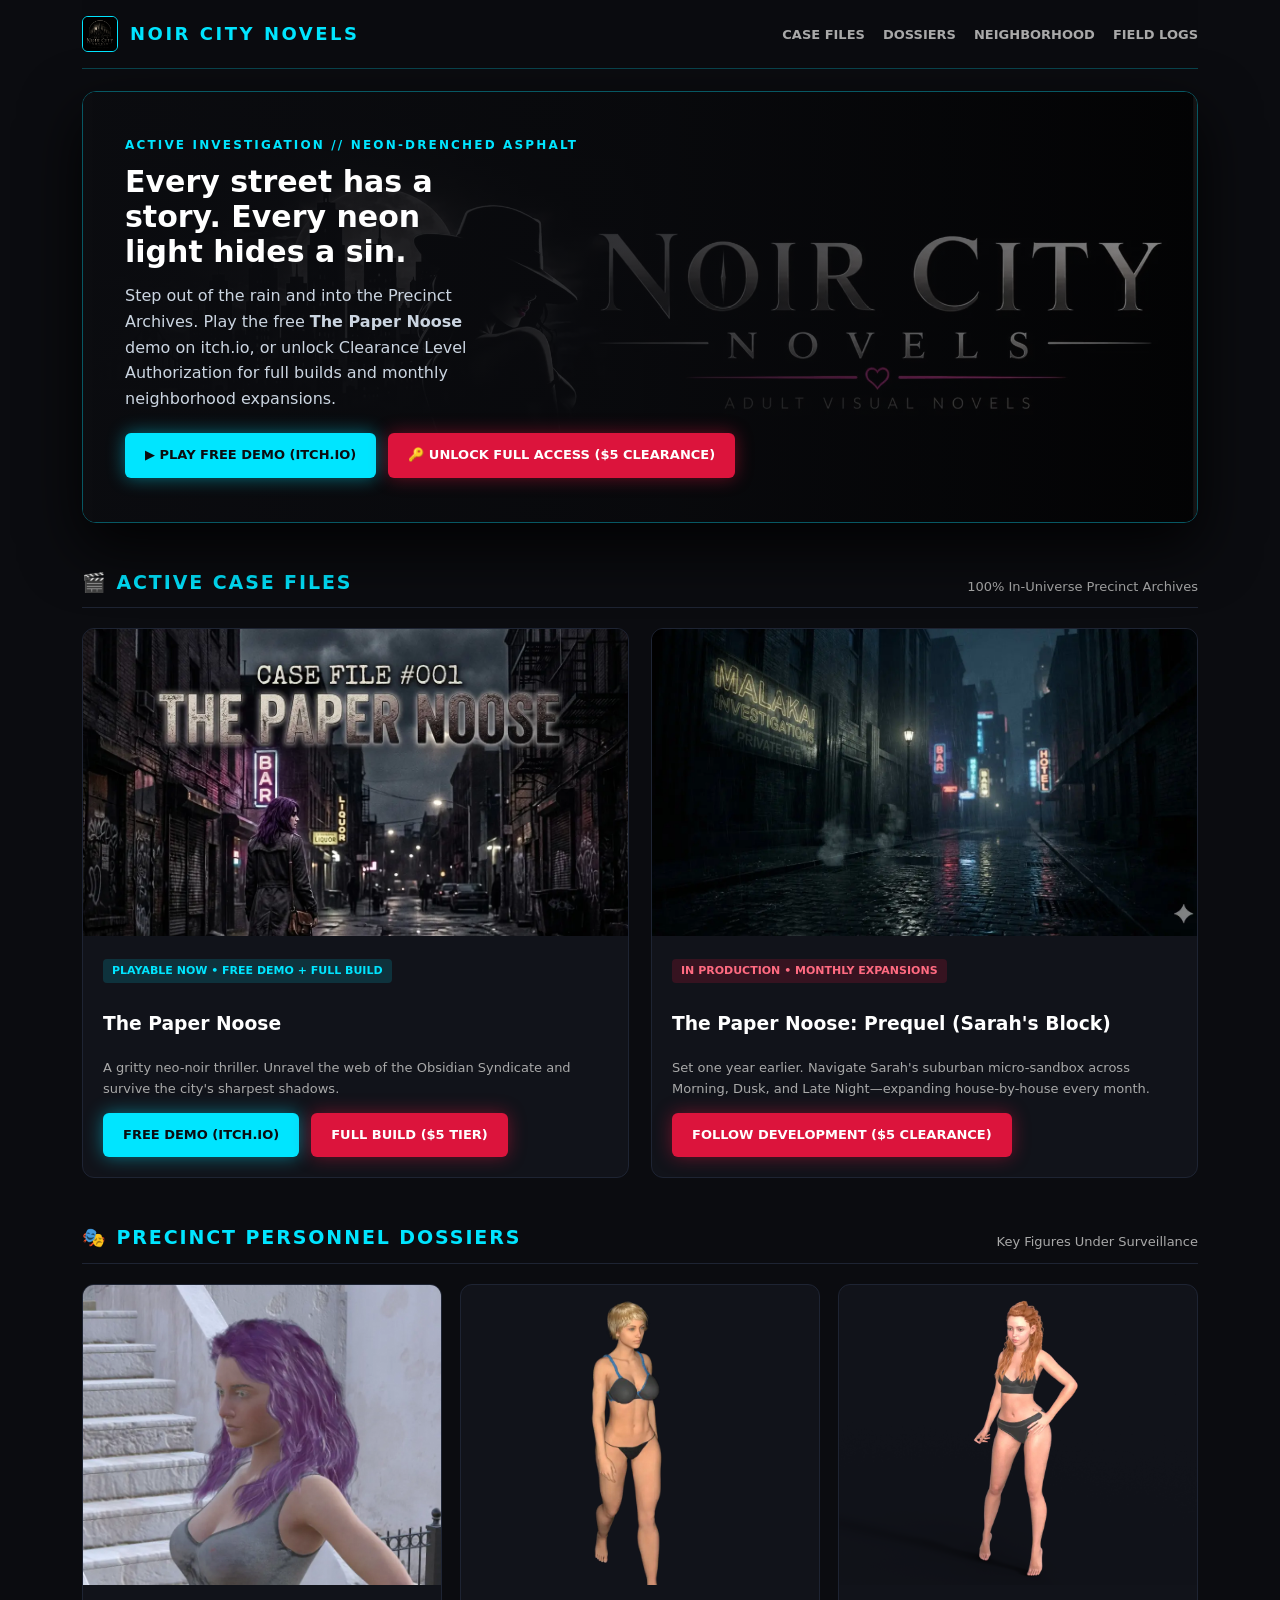
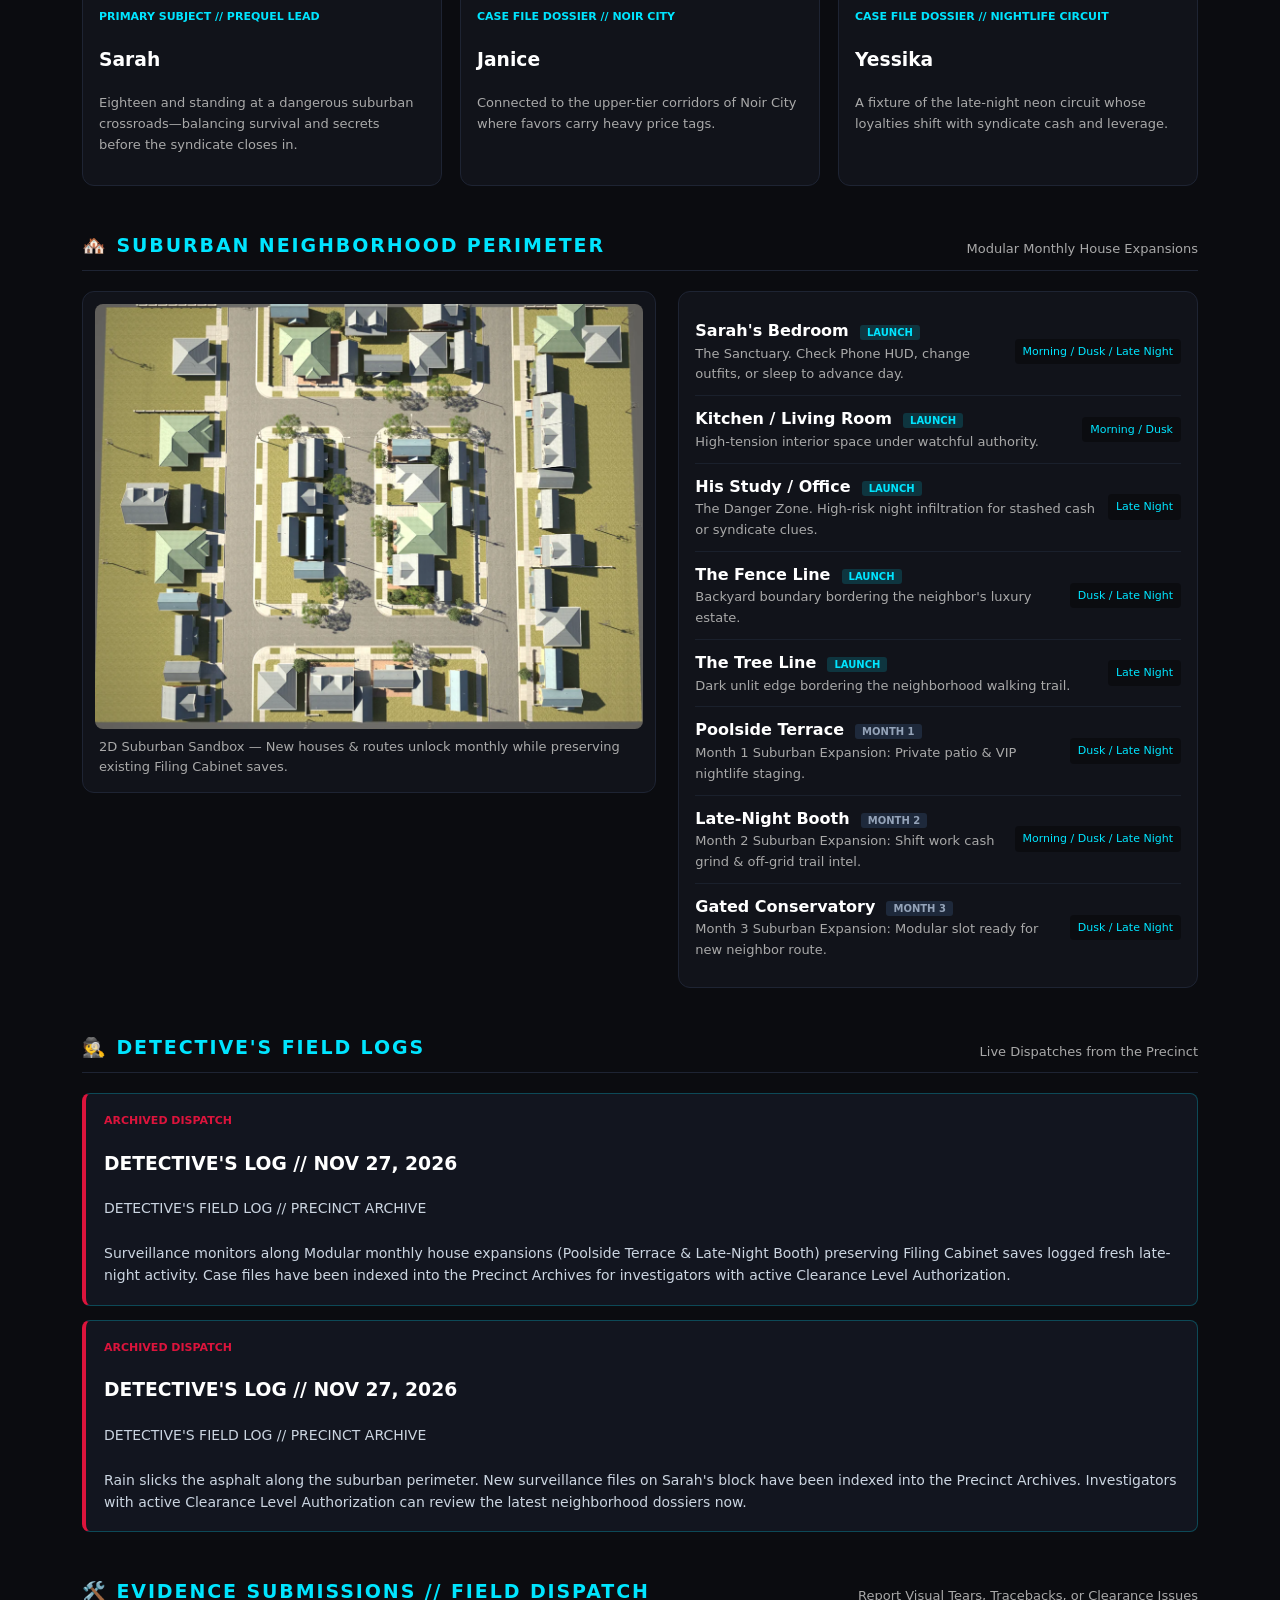
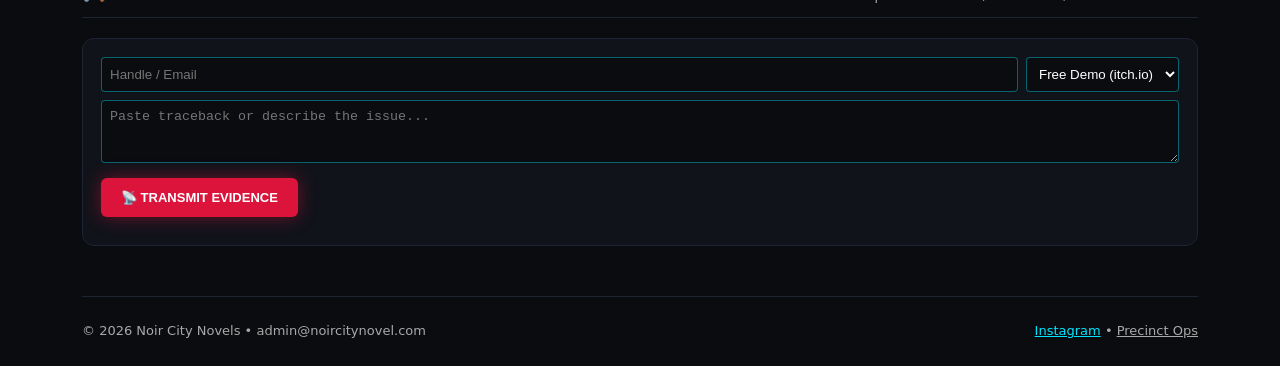
<file: index.html>
<!doctype html><html lang="en"><head><meta charset="utf-8"><meta name="viewport" content="width=device-width,initial-scale=1"><title>Noir City Novels | Neon-Noir Interactive Fiction</title><link rel="icon" href="/assets/logo-icon.webp" type="image/webp"><link rel="stylesheet" href="/assets/noir.css?v=2"></head><body><div class="wrap"><header><a class="brand" href="#"><img src="/assets/logo-icon.webp"><span>NOIR CITY NOVELS</span></a><nav><a href="#cases">Case Files</a><a href="#roster">Dossiers</a><a href="#neighborhood">Neighborhood</a><a href="#logs">Field Logs</a></nav></header><section class="hero"><img class="hero-bg" src="/assets/hero-banner.webp"><div class="hero-overlay"><div class="kicker">ACTIVE INVESTIGATION // NEON-DRENCHED ASPHALT</div><h1>Every street has a story. Every neon light hides a sin.</h1><p>Step out of the rain and into the Precinct Archives. Play the free <b>The Paper Noose</b> demo on itch.io, or unlock Clearance Level Authorization for full builds and monthly neighborhood expansions.</p><div class="cta-row"><a class="btn btn-cyan" href="https://noircitynovels.itch.io/" target="_blank" onclick="track('click_itch_demo')">▶ Play Free Demo (itch.io)</a><a class="btn btn-crimson" href="https://www.patreon.com/cw/NoirCityNovels" target="_blank" onclick="track('click_patreon_clearance')">🔑 Unlock Full Access ($5 Clearance)</a></div></div></section><section class="section" id="cases"><div class="sec-head"><h2>🎬 Active Case Files</h2><span class="muted">100% In-Universe Precinct Archives</span></div><div class="showcase"><div class="game-card"><img src="/assets/paper-noose-cover.webp"><div class="game-body"><div><span class="pill pill-live">Playable Now • Free Demo + Full Build</span><h3>The Paper Noose</h3><p class="muted">A gritty neo-noir thriller. Unravel the web of the Obsidian Syndicate and survive the city's sharpest shadows.</p></div><div class="cta-row"><a class="btn btn-cyan" href="https://noircitynovels.itch.io/" target="_blank" onclick="track('click_itch_demo')">Free Demo (itch.io)</a><a class="btn btn-crimson" href="https://www.patreon.com/cw/NoirCityNovels" target="_blank" onclick="track('click_patreon_clearance')">Full Build ($5 Tier)</a></div></div></div><div class="game-card"><img src="/assets/promo-render.webp"><div class="game-body"><div><span class="pill pill-prequel">In Production • Monthly Expansions</span><h3>The Paper Noose: Prequel (Sarah's Block)</h3><p class="muted">Set one year earlier. Navigate Sarah's suburban micro-sandbox across Morning, Dusk, and Late Night—expanding house-by-house every month.</p></div><div class="cta-row"><a class="btn btn-crimson" href="https://www.patreon.com/cw/NoirCityNovels" target="_blank" onclick="track('click_patreon_clearance')">Follow Development ($5 Clearance)</a></div></div></div></div></section><section class="section" id="roster"><div class="sec-head"><h2>🎭 Precinct Personnel Dossiers</h2><span class="muted">Key Figures Under Surveillance</span></div><div class="roster"><div class="char-card"><img src="/assets/sarah-portrait.webp"><div class="char-info"><div class="char-role">Primary Subject // Prequel Lead</div><h3>Sarah</h3><p class="muted">Eighteen and standing at a dangerous suburban crossroads—balancing survival and secrets before the syndicate closes in.</p></div></div><div class="char-card"><img src="/assets/janice.webp"><div class="char-info"><div class="char-role">Case File Dossier // Noir City</div><h3>Janice</h3><p class="muted">Connected to the upper-tier corridors of Noir City where favors carry heavy price tags.</p></div></div><div class="char-card"><img src="/assets/yessika.webp"><div class="char-info"><div class="char-role">Case File Dossier // Nightlife Circuit</div><h3>Yessika</h3><p class="muted">A fixture of the late-night neon circuit whose loyalties shift with syndicate cash and leverage.</p></div></div></div></section><section class="section" id="neighborhood"><div class="sec-head"><h2>🏘️ Suburban Neighborhood Perimeter</h2><span class="muted">Modular Monthly House Expansions</span></div><div class="map-grid"><div class="map-frame"><img src="/assets/neighborhood-map.png"><div class="muted" style="padding:8px 4px 2px">2D Suburban Sandbox — New houses &amp; routes unlock monthly while preserving existing Filing Cabinet saves.</div></div><div class="loc-list"><div class='loc-row'><div><b>Sarah's Bedroom</b> <span class='tag tag-live'>LAUNCH</span><div class='muted'>The Sanctuary. Check Phone HUD, change outfits, or sleep to advance day.</div></div><div class='slot-pill'>Morning / Dusk / Late Night</div></div><div class='loc-row'><div><b>Kitchen / Living Room</b> <span class='tag tag-live'>LAUNCH</span><div class='muted'>High-tension interior space under watchful authority.</div></div><div class='slot-pill'>Morning / Dusk</div></div><div class='loc-row'><div><b>His Study / Office</b> <span class='tag tag-live'>LAUNCH</span><div class='muted'>The Danger Zone. High-risk night infiltration for stashed cash or syndicate clues.</div></div><div class='slot-pill'>Late Night</div></div><div class='loc-row'><div><b>The Fence Line</b> <span class='tag tag-live'>LAUNCH</span><div class='muted'>Backyard boundary bordering the neighbor's luxury estate.</div></div><div class='slot-pill'>Dusk / Late Night</div></div><div class='loc-row'><div><b>The Tree Line</b> <span class='tag tag-live'>LAUNCH</span><div class='muted'>Dark unlit edge bordering the neighborhood walking trail.</div></div><div class='slot-pill'>Late Night</div></div><div class='loc-row'><div><b>Poolside Terrace</b> <span class='tag '>MONTH 1</span><div class='muted'>Month 1 Suburban Expansion: Private patio & VIP nightlife staging.</div></div><div class='slot-pill'>Dusk / Late Night</div></div><div class='loc-row'><div><b>Late-Night Booth</b> <span class='tag '>MONTH 2</span><div class='muted'>Month 2 Suburban Expansion: Shift work cash grind & off-grid trail intel.</div></div><div class='slot-pill'>Morning / Dusk / Late Night</div></div><div class='loc-row'><div><b>Gated Conservatory</b> <span class='tag '>MONTH 3</span><div class='muted'>Month 3 Suburban Expansion: Modular slot ready for new neighbor route.</div></div><div class='slot-pill'>Dusk / Late Night</div></div></div></div></section><section class="section" id="logs"><div class="sec-head"><h2>🕵️ Detective's Field Logs</h2><span class="muted">Live Dispatches from the Precinct</span></div><article class='log-card'><div class='log-badge'>ARCHIVED DISPATCH</div><h3>DETECTIVE'S LOG // NOV 27, 2026</h3><pre>DETECTIVE'S FIELD LOG // PRECINCT ARCHIVE

Surveillance monitors along Modular monthly house expansions (Poolside Terrace & Late-Night Booth) preserving Filing Cabinet saves logged fresh late-night activity. Case files have been indexed into the Precinct Archives for investigators with active Clearance Level Authorization.</pre></article><article class='log-card'><div class='log-badge'>ARCHIVED DISPATCH</div><h3>DETECTIVE'S LOG // NOV 27, 2026</h3><pre>DETECTIVE'S FIELD LOG // PRECINCT ARCHIVE

Rain slicks the asphalt along the suburban perimeter. New surveillance files on Sarah's block have been indexed into the Precinct Archives. Investigators with active Clearance Level Authorization can review the latest neighborhood dossiers now.</pre></article></section><section class="section" id="evidence"><div class="sec-head"><h2>🛠️ Evidence Submissions // Field Dispatch</h2><span class="muted">Report Visual Tears, Tracebacks, or Clearance Issues</span></div><div class="game-card" style="display:block;padding:18px"><div style="display:flex;gap:8px;margin-bottom:8px"><input id="evUser" placeholder="Handle / Email" style="flex:1;background:#0B0C10;border:1px solid #00E5FF66;color:#fff;padding:8px;border-radius:4px"><select id="evBuild" style="background:#0B0C10;border:1px solid #00E5FF66;color:#fff;padding:8px;border-radius:4px"><option>Free Demo (itch.io)</option><option>$5 Clearance Build</option></select></div><textarea id="evMsg" rows="3" placeholder="Paste traceback or describe the issue..." style="width:100%;box-sizing:border-box;background:#0B0C10;border:1px solid #00E5FF66;color:#fff;padding:8px;border-radius:4px"></textarea><button id="evBtn" onclick="sendEv()" class="btn btn-crimson" style="margin-top:8px;border:none;cursor:pointer">📡 Transmit Evidence</button><div id="evOut" style="margin-top:10px;color:#00E5FF;font-size:13px"></div></div></section><footer><span>© 2026 Noir City Novels • admin@noircitynovel.com</span><span><a href="https://www.instagram.com/noircitynovels/" target="_blank" style="color:var(--cyan)">Instagram</a> • <a href="/precinct/" style="color:var(--muted)">Precinct Ops</a></span></footer></div><script>function track(e){if(typeof gtag==="function")gtag("event",e);try{navigator.sendBeacon("https://translator-scoring-retirement-parade.trycloudflare.com/api/ncn/telemetry",new Blob([JSON.stringify({game:"website",event:e,meta:{}})],{type:"application/json"}));}catch(x){}}async function sendEv(){const b=document.getElementById("evBtn");b.disabled=true;b.textContent="Transmitting...";try{const r=await(await fetch("https://translator-scoring-retirement-parade.trycloudflare.com/api/ncn/support",{method:"POST",headers:{"Content-Type":"application/json"},body:JSON.stringify({player:document.getElementById("evUser").value,build_ver:document.getElementById("evBuild").value,message:document.getElementById("evMsg").value})})).json();document.getElementById("evOut").textContent=r.reply||"Filed!";document.getElementById("evMsg").value="";}catch(e){document.getElementById("evOut").textContent="Dispatch offline—try again shortly.";}b.disabled=false;b.textContent="📡 Transmit Evidence";}</script></body></html>
</file>
<file: assets/noir.css>
:root{--bg:#0B0C10;--panel:#11131A;--cyan:#00E5FF;--crimson:#DC143C;--muted:#A9A9A9}
*{box-sizing:border-box}body{background:var(--bg);color:#fff;font-family:Inter,system-ui,sans-serif;margin:0;line-height:1.6}
.wrap{max-width:1160px;margin:0 auto;padding:0 22px}header{display:flex;justify-content:space-between;align-items:center;padding:16px 0;border-bottom:1px solid rgba(0,229,255,.25);position:sticky;top:0;background:rgba(11,12,16,.92);z-index:20}
.brand{display:flex;align-items:center;gap:12px;color:var(--cyan);font-weight:900;letter-spacing:.14em;font-size:18px;text-decoration:none}.brand img{width:36px;height:36px;border-radius:6px;border:1px solid var(--cyan)}
nav a{color:var(--muted);text-decoration:none;margin-left:18px;font-size:13px;font-weight:700;text-transform:uppercase}nav a:hover{color:var(--cyan)}
.hero{position:relative;margin-top:22px;border-radius:14px;overflow:hidden;border:1px solid rgba(0,229,255,.35);box-shadow:0 24px 60px rgba(0,0,0,.85)}
.hero-bg{width:100%;height:430px;object-fit:cover;display:block;filter:brightness(.72)}.hero-overlay{position:absolute;inset:0;background:linear-gradient(90deg,rgba(11,12,16,.96) 0%,rgba(11,12,16,.76) 52%,rgba(11,12,16,.25) 100%);display:flex;flex-direction:column;justify-content:center;padding:42px}
.kicker{color:var(--cyan);font-size:12px;font-weight:800;letter-spacing:.18em;margin-bottom:10px}h1{font-size:30px;line-height:1.16;margin:0 0 14px;max-width:375px}.hero p{color:#cbd5e1;max-width:375px;margin:0 0 22px}
.cta-row{display:flex;gap:12px;flex-wrap:wrap}.btn{padding:12px 20px;border-radius:6px;font-weight:800;text-decoration:none;font-size:13px;text-transform:uppercase;display:inline-block}
.btn-cyan{background:var(--cyan);color:#0B0C10;box-shadow:0 0 18px rgba(0,229,255,.45)}.btn-crimson{background:var(--crimson);color:#fff;box-shadow:0 0 18px rgba(220,20,60,.45)}
.section{margin-top:44px}.sec-head{display:flex;justify-content:space-between;align-items:flex-end;border-bottom:1px solid #1e2433;padding-bottom:10px;margin-bottom:20px}.sec-head h2{color:var(--cyan);margin:0;font-size:19px;letter-spacing:.1em;text-transform:uppercase}
.showcase{display:grid;grid-template-columns:1fr 1fr;gap:22px}.game-card,.char-card,.map-frame,.loc-list{background:var(--panel);border:1px solid #1e2433;border-radius:12px;overflow:hidden}
.game-card img{width:100%;aspect-ratio:16/9;height:auto;object-fit:cover;object-position:top center;display:block}.game-body{padding:20px}.pill{display:inline-block;font-size:11px;font-weight:800;padding:3px 9px;border-radius:4px;margin-bottom:8px;text-transform:uppercase}
.pill-live{background:rgba(0,229,255,.15);color:var(--cyan)}.pill-prequel{background:rgba(220,20,60,.18);color:#ff6b81}
.roster{display:grid;grid-template-columns:repeat(3,1fr);gap:18px}.char-card img{width:100%;height:300px;object-fit:cover;object-position:top center}.char-info{padding:16px}.char-role{color:var(--cyan);font-size:11px;font-weight:700;text-transform:uppercase;margin-bottom:6px}
.map-grid{display:grid;grid-template-columns:1.05fr .95fr;gap:22px;align-items:start}.map-frame{padding:12px}.map-frame img{width:100%;border-radius:8px;display:block}.loc-list{padding:16px}
.loc-row{display:flex;justify-content:space-between;align-items:center;gap:12px;padding:10px 0;border-bottom:1px solid #1a202c}.loc-row:last-child{border-bottom:none}
.tag{font-size:10px;font-weight:800;padding:2px 7px;border-radius:3px;background:#1e293b;color:#94a3b8;margin-left:6px}.tag-live{background:rgba(0,229,255,.16);color:var(--cyan)}
.slot-pill{font-size:11px;color:var(--cyan);white-space:nowrap;background:#0B0C10;padding:4px 8px;border-radius:4px}.log-card{background:#12151f;border:1px solid rgba(0,229,255,.25);border-left:4px solid var(--crimson);border-radius:8px;padding:18px;margin-bottom:14px}
.log-badge{color:var(--crimson);font-size:11px;font-weight:800;margin-bottom:6px}pre{white-space:pre-wrap;font-family:inherit;color:#cbd5e1;margin:0;font-size:14px}.muted{color:var(--muted);font-size:13px}
footer{margin-top:50px;padding:24px 0;border-top:1px solid #1e2433;color:var(--muted);font-size:13px;display:flex;justify-content:space-between}
@media(max-width:860px){.showcase,.map-grid,.roster{grid-template-columns:1fr}.hero-overlay{padding:24px}h1{font-size:28px}}
</file>
